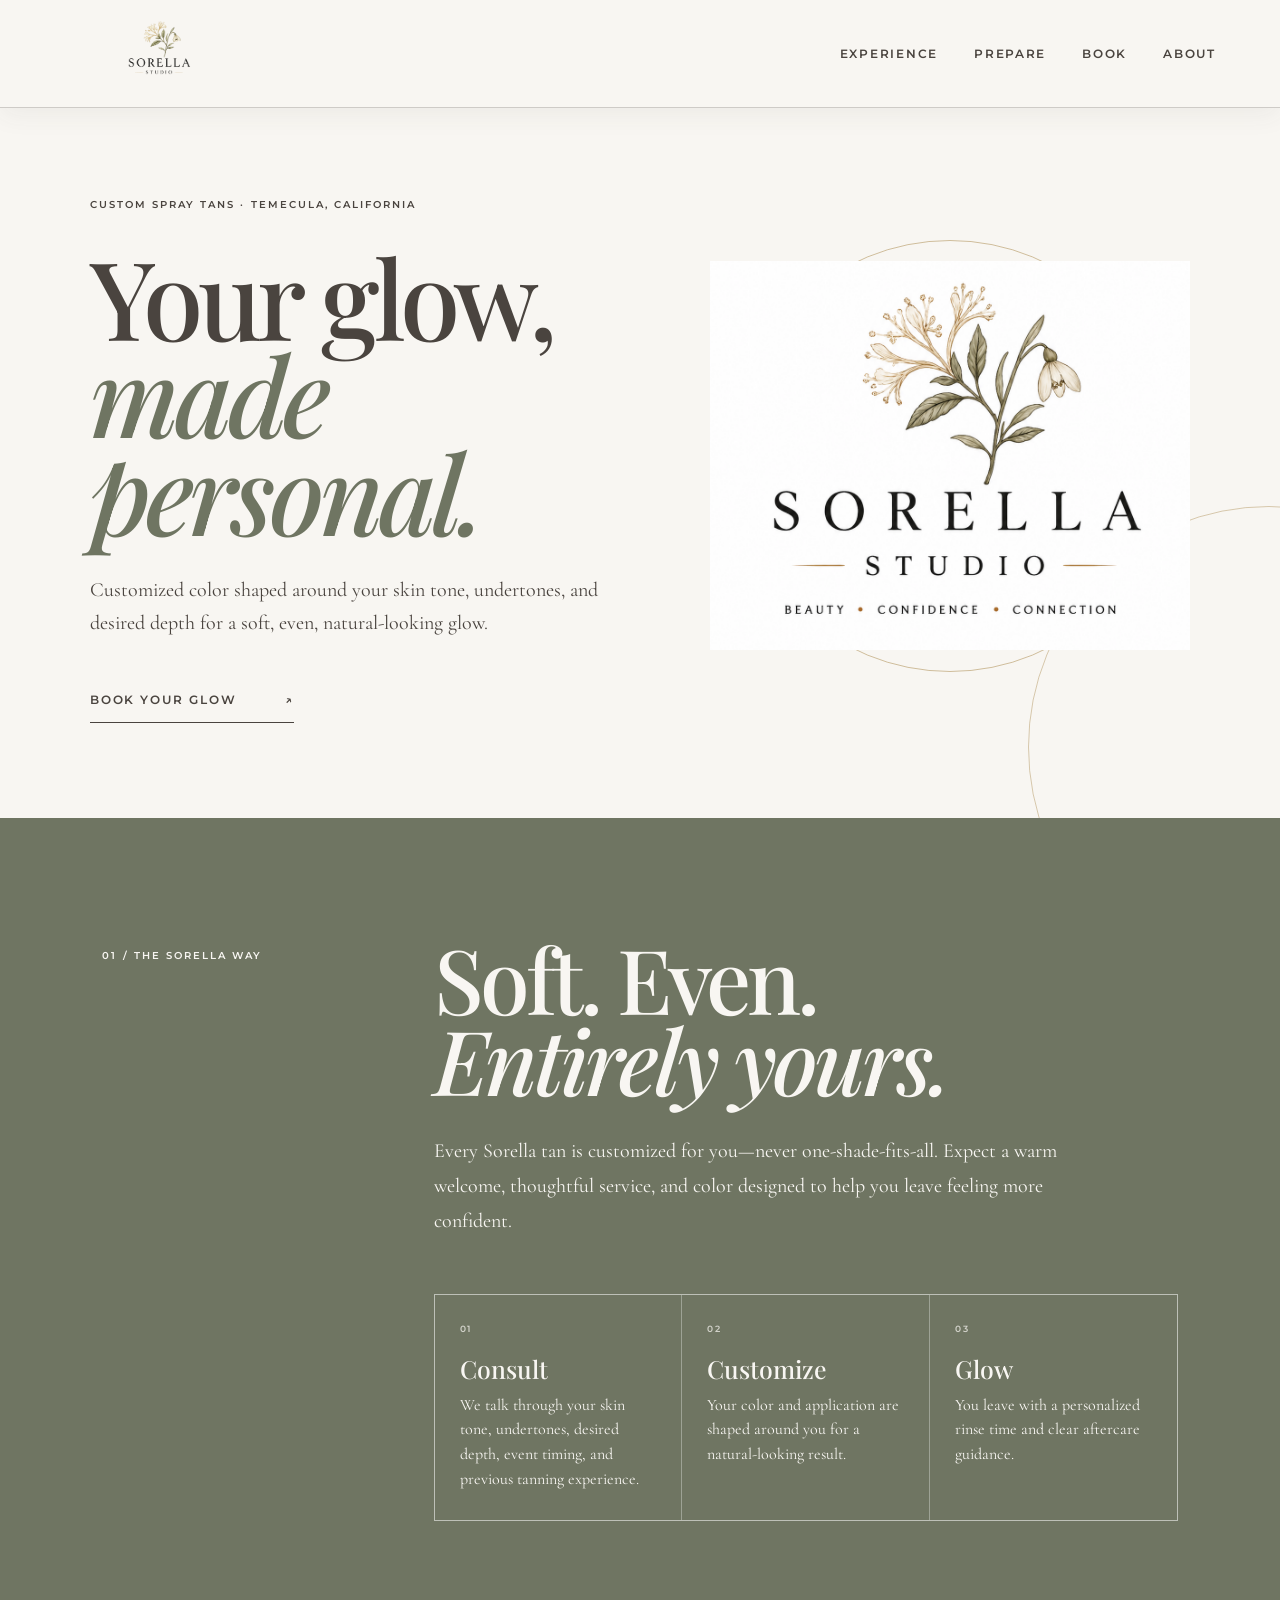
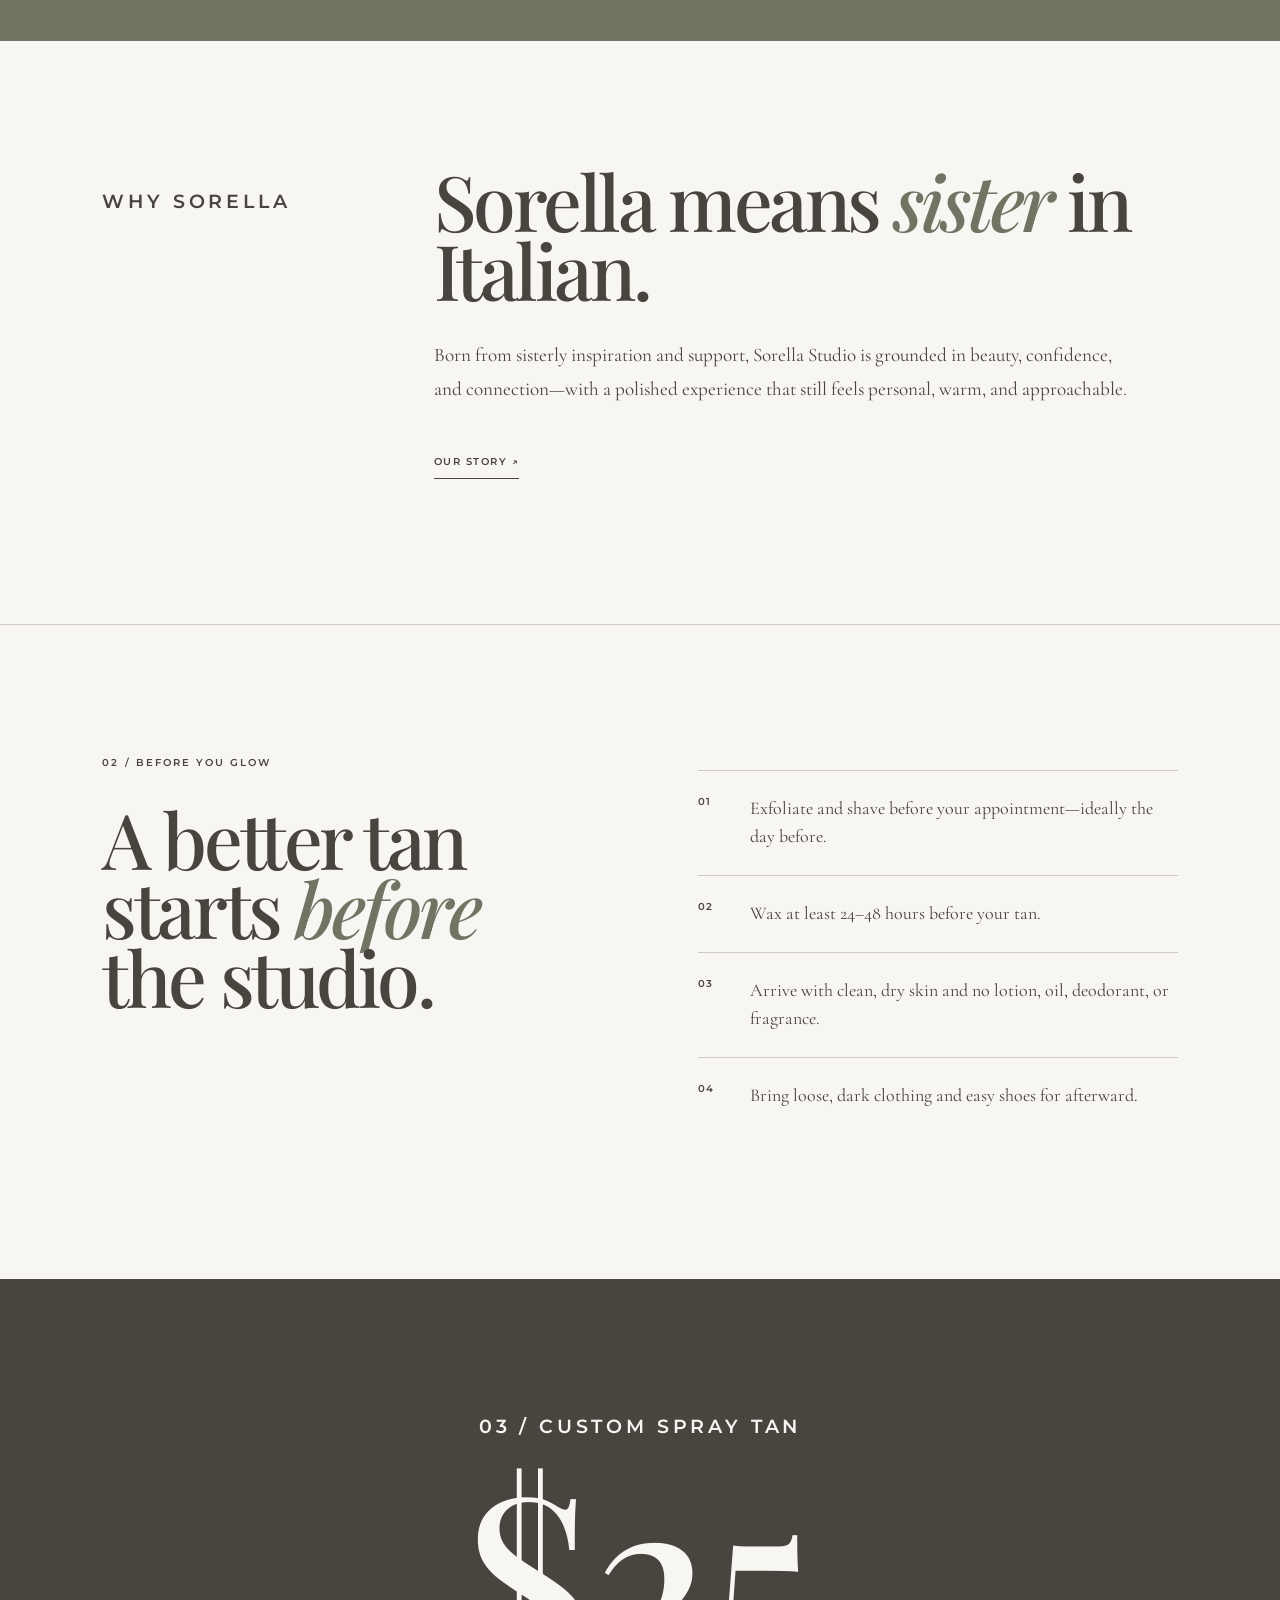
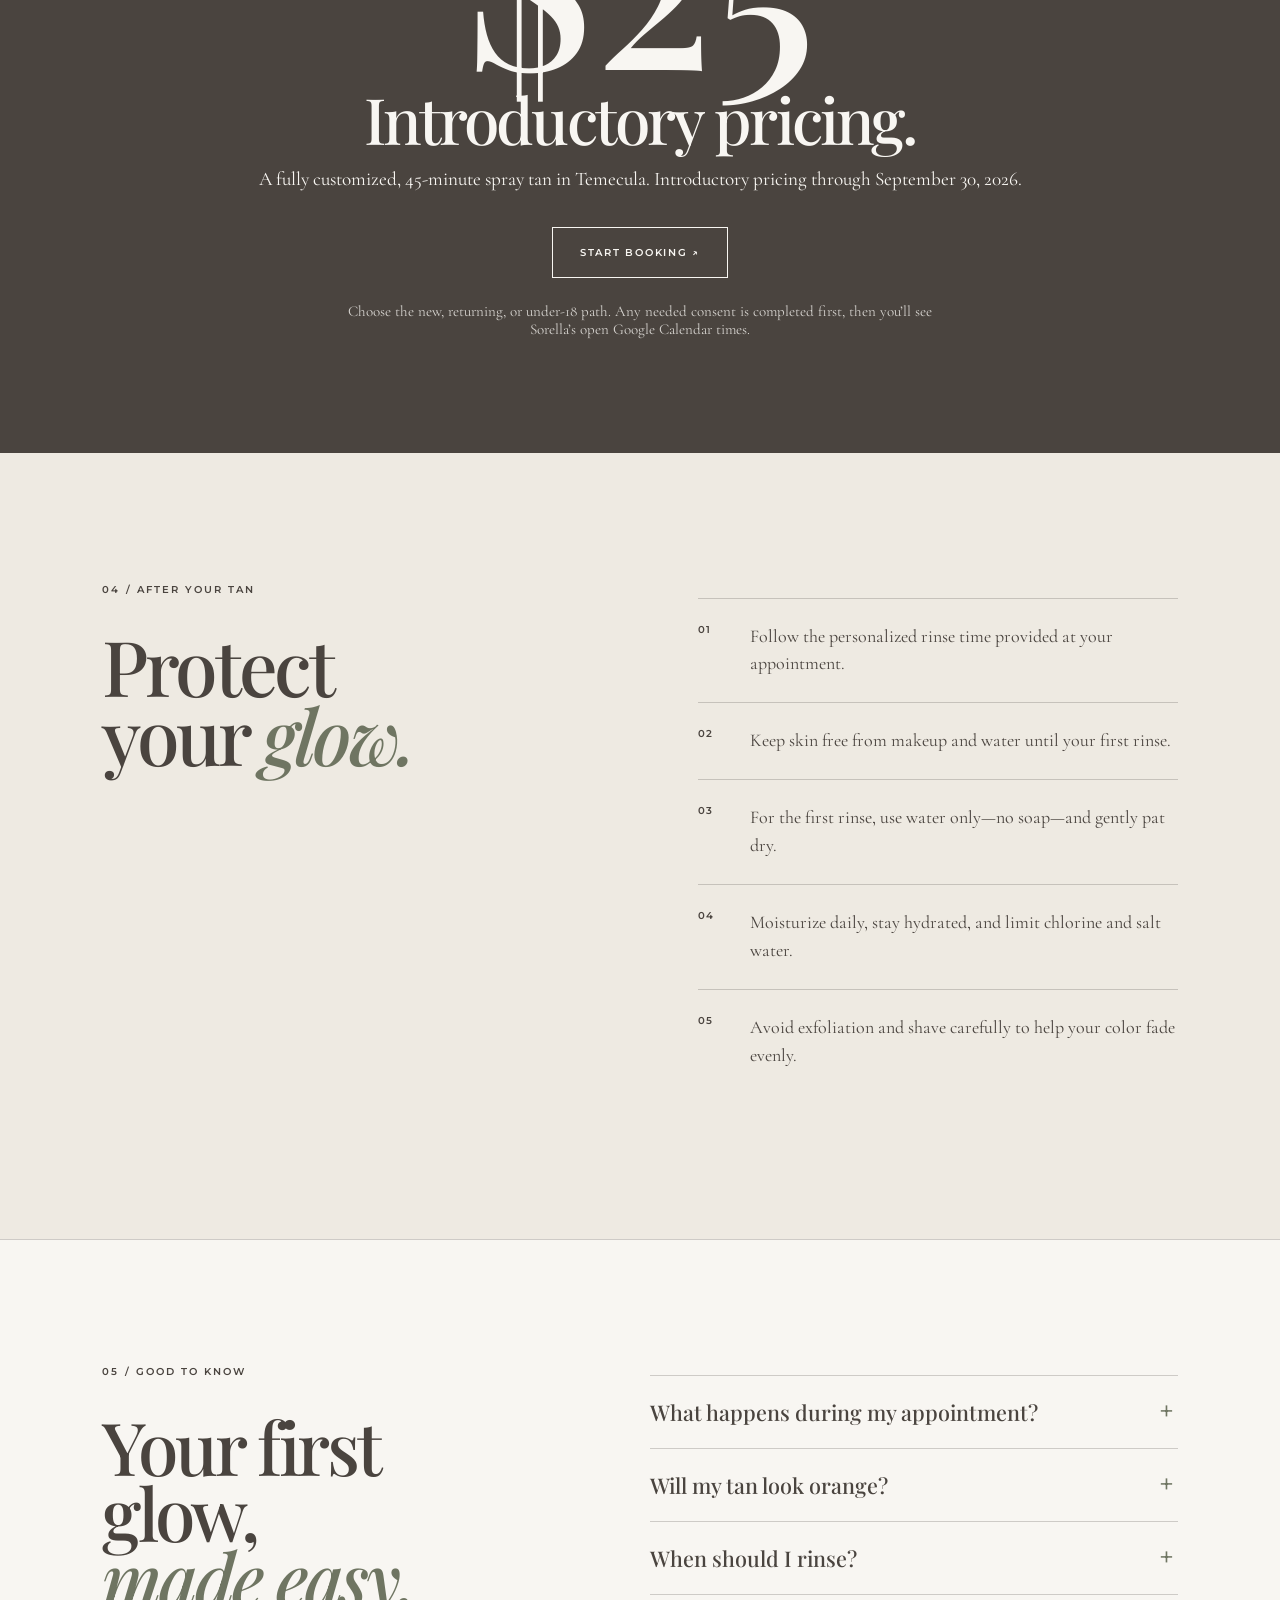
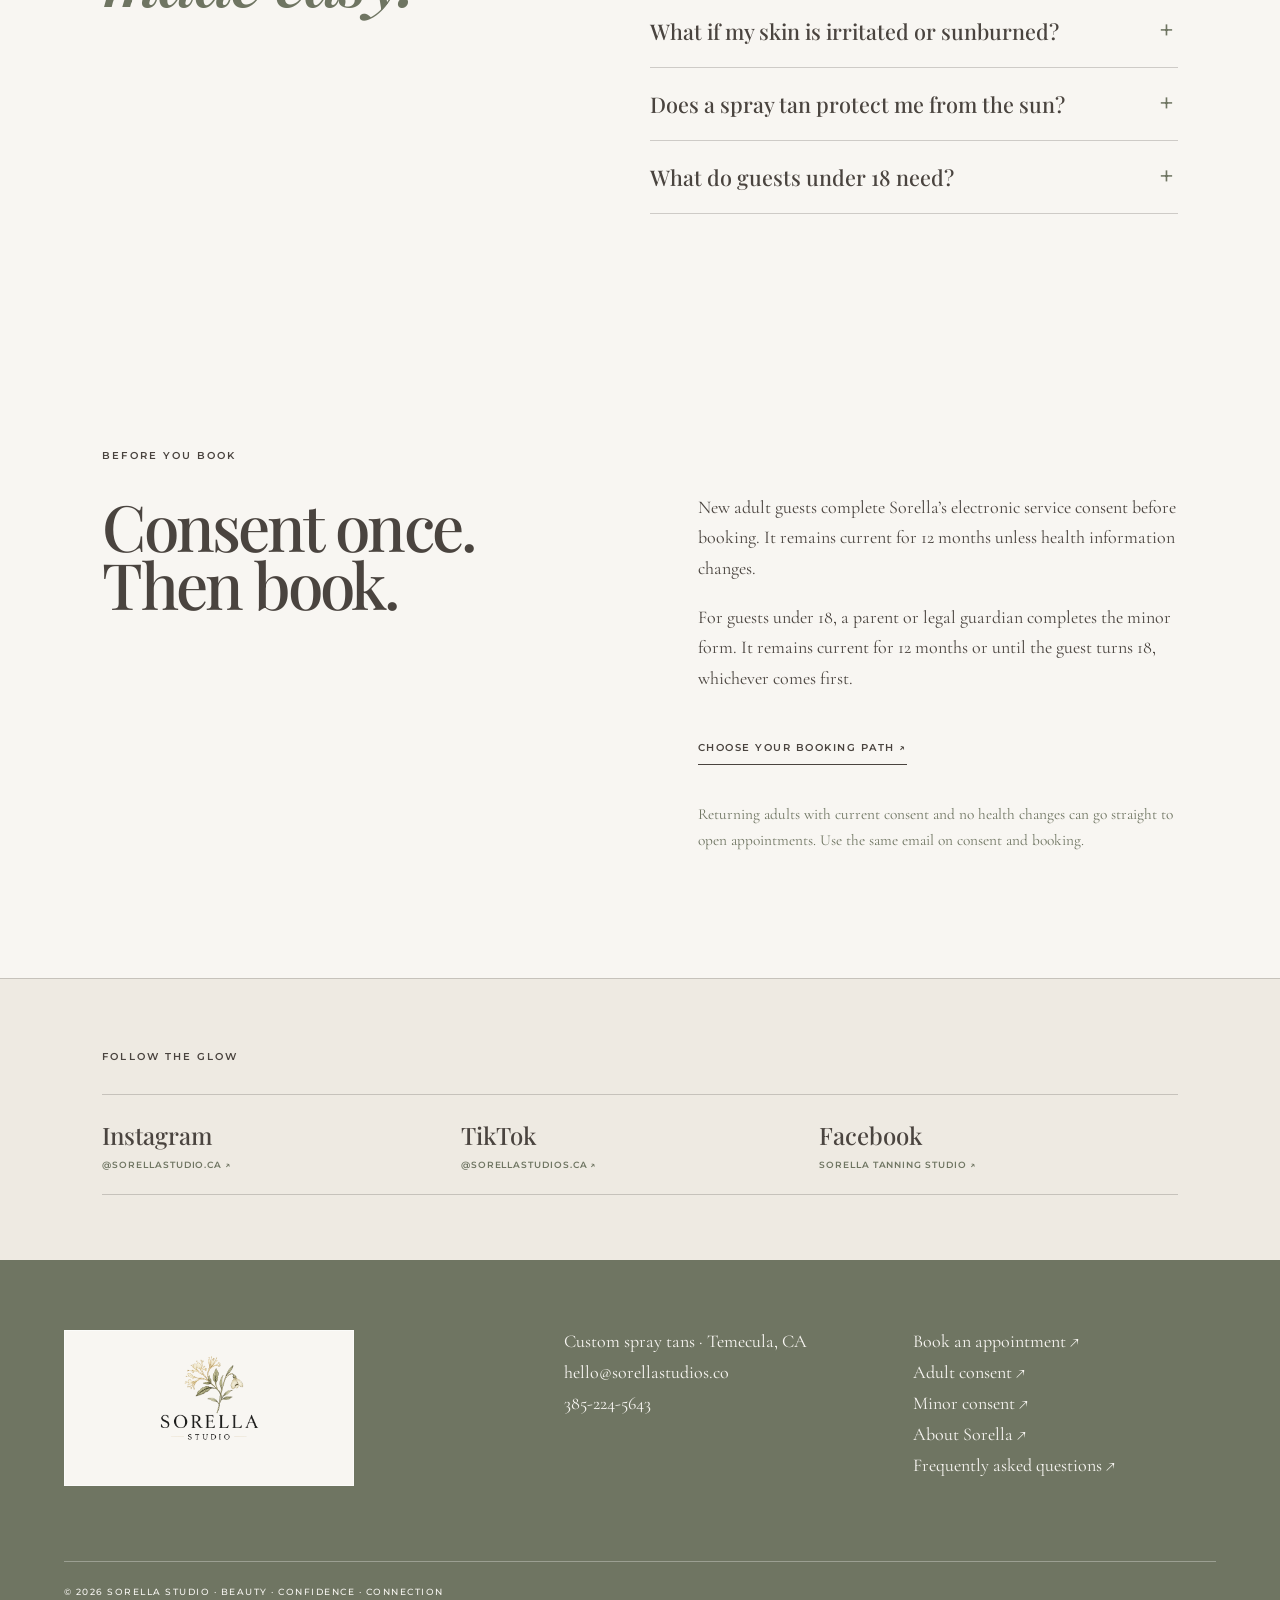
<file: index.html>
<!doctype html>
<html lang="en">
<head>
  <meta charset="utf-8">
  <meta name="viewport" content="width=device-width,initial-scale=1">
  <title>Sorella Studio | Custom Spray Tans in Temecula</title>
  <meta name="description" content="Custom spray tans tailored to your skin tone, undertones, and desired depth for a soft, even, natural glow.">
  <meta property="og:title" content="Sorella Studio | Your Glow, Made Personal">
  <meta property="og:description" content="Custom spray tans in Temecula, California.">
  <meta property="og:image" content="https://sorellastudios.co/sorella-logo.png">
  <script type="application/ld+json">{"@context":"https://schema.org","@type":"BeautySalon","name":"Sorella Studio","url":"https://sorellastudios.co/","telephone":"+1-385-224-5643","email":"hello@sorellastudios.co","description":"Customized spray tans in Temecula, California.","areaServed":{"@type":"City","name":"Temecula"},"priceRange":"$","sameAs":["https://www.instagram.com/sorellastudio.ca/","https://www.tiktok.com/@sorellastudios.ca","https://www.facebook.com/profile.php?id=61593218867321"]}</script>
  <link rel="stylesheet" href="styles.css">
</head>
<body>
  <main>
    <nav class="nav" aria-label="Main navigation">
      <a class="logo-link" href="#top" aria-label="Sorella Studio home"><img src="sorella-logo-compact.png" alt="Sorella Studio"></a>
      <div class="navlinks"><a href="#experience">Experience</a><a href="#prepare">Prepare</a><a href="book.html">Book</a><a href="about.html">About</a></div>
    </nav>

    <section class="hero" id="top">
      <div class="hero-copy">
        <p class="eyebrow">CUSTOM SPRAY TANS · TEMECULA, CALIFORNIA</p>
        <h1>Your glow,<br><em>made personal.</em></h1>
        <p class="lede">Customized color shaped around your skin tone, undertones, and desired depth for a soft, even, natural-looking glow.</p>
        <a class="button" href="book.html">BOOK YOUR GLOW <span>↗</span></a>
      </div>
      <div class="hero-mark"><img src="sorella-logo.png" alt="Sorella Studio — Beauty, Confidence, Connection"></div>
    </section>

    <section class="manifesto" id="experience">
      <p class="section-no">01 / THE SORELLA WAY</p>
      <div><h2>Soft. Even.<br><em>Entirely yours.</em></h2><p>Every Sorella tan is customized for you—never one-shade-fits-all. Expect a warm welcome, thoughtful service, and color designed to help you leave feeling more confident.</p>
        <div class="experience-steps" aria-label="The Sorella experience">
          <div><span>01</span><strong>Consult</strong><p>We talk through your skin tone, undertones, desired depth, event timing, and previous tanning experience.</p></div>
          <div><span>02</span><strong>Customize</strong><p>Your color and application are shaped around you for a natural-looking result.</p></div>
          <div><span>03</span><strong>Glow</strong><p>You leave with a personalized rinse time and clear aftercare guidance.</p></div>
        </div>
      </div>
    </section>

    <section class="story">
      <p class="section-no">WHY SORELLA</p>
      <div><h2>Sorella means <em>sister</em> in Italian.</h2><p>Born from sisterly inspiration and support, Sorella Studio is grounded in beauty, confidence, and connection—with a polished experience that still feels personal, warm, and approachable.</p><a class="text-link" href="about.html">OUR STORY ↗</a></div>
    </section>

    <section class="prepare" id="prepare">
      <div><p class="section-no">02 / BEFORE YOU GLOW</p><h2>A better tan<br>starts <em>before</em><br>the studio.</h2></div>
      <ol>
        <li><span>01</span>Exfoliate and shave before your appointment—ideally the day before.</li>
        <li><span>02</span>Wax at least 24–48 hours before your tan.</li>
        <li><span>03</span>Arrive with clean, dry skin and no lotion, oil, deodorant, or fragrance.</li>
        <li><span>04</span>Bring loose, dark clothing and easy shoes for afterward.</li>
      </ol>
    </section>

    <section class="booking" id="booking">
      <p class="section-no">03 / CUSTOM SPRAY TAN</p>
      <div class="price">$25</div>
      <h2>Introductory pricing.</h2>
      <p>A fully customized, 45-minute spray tan in Temecula. Introductory pricing through September 30, 2026.</p>
      <a class="book-now" href="book.html">START BOOKING ↗</a>
      <p class="booking-note">Choose the new, returning, or under-18 path. Any needed consent is completed first, then you’ll see Sorella’s open Google Calendar times.</p>
    </section>

    <section class="care">
      <div><p class="section-no">04 / AFTER YOUR TAN</p><h2>Protect<br>your <em>glow.</em></h2></div>
      <ol>
        <li><span>01</span>Follow the personalized rinse time provided at your appointment.</li>
        <li><span>02</span>Keep skin free from makeup and water until your first rinse.</li>
        <li><span>03</span>For the first rinse, use water only—no soap—and gently pat dry.</li>
        <li><span>04</span>Moisturize daily, stay hydrated, and limit chlorine and salt water.</li>
        <li><span>05</span>Avoid exfoliation and shave carefully to help your color fade evenly.</li>
      </ol>
    </section>

    <section class="faq" id="faq">
      <div class="faq-heading"><p class="section-no">05 / GOOD TO KNOW</p><h2>Your first glow,<br><em>made easy.</em></h2></div>
      <div class="faq-list">
        <details><summary>What happens during my appointment?</summary><p>Your 45-minute booking includes a consultation, customized color selection, application, and time to dry down before you dress.</p></details>
        <details><summary>Will my tan look orange?</summary><p>Your color is tailored to your skin tone, undertones, and preferred depth. The goal is a soft, even, natural-looking result—not one shade for everyone.</p></details>
        <details><summary>When should I rinse?</summary><p>Plan for an 8–12 hour first-rinse window unless Sorella gives you a different personalized time at your appointment. Use water only for that first rinse, then gently pat dry.</p></details>
        <details><summary>What if my skin is irritated or sunburned?</summary><p>Please contact Sorella before your appointment if you have a rash, irritation, open wounds, severe sunburn, allergies, respiratory sensitivity, or another skin concern.</p></details>
        <details><summary>Does a spray tan protect me from the sun?</summary><p>No. A spray tan does not contain sunscreen or protect against sunburn. Continue using a broad-spectrum sunscreen as directed.</p></details>
        <details><summary>What do guests under 18 need?</summary><p>A parent or legal guardian must complete the online minor-consent form before the appointment. The guardian does not need to be physically present.</p></details>
      </div>
    </section>

    <section class="consent">
      <div><p class="section-no">BEFORE YOU BOOK</p><h2>Consent once.<br>Then book.</h2></div>
      <div class="consent-copy">
        <p>New adult guests complete Sorella’s electronic service consent before booking. It remains current for 12 months unless health information changes.</p>
        <p>For guests under 18, a parent or legal guardian completes the minor form. It remains current for 12 months or until the guest turns 18, whichever comes first.</p>
        <a class="text-link" href="book.html">CHOOSE YOUR BOOKING PATH ↗</a>
        <p class="adult-note">Returning adults with current consent and no health changes can go straight to open appointments. Use the same email on consent and booking.</p>
      </div>
    </section>

    <section class="socials" aria-label="Sorella Studio social media">
      <p class="section-no">FOLLOW THE GLOW</p>
      <div><a href="https://www.instagram.com/sorellastudio.ca/" target="_blank" rel="noreferrer">Instagram <span>@sorellastudio.ca ↗</span></a><a href="https://www.tiktok.com/@sorellastudios.ca" target="_blank" rel="noreferrer">TikTok <span>@sorellastudios.ca ↗</span></a><a href="https://www.facebook.com/profile.php?id=61593218867321" target="_blank" rel="noreferrer">Facebook <span>Sorella Tanning Studio ↗</span></a></div>
    </section>

    <footer>
      <a class="footer-logo-card" href="#top" aria-label="Back to the top"><img class="footer-logo" src="sorella-logo-compact.png" alt="Sorella Studio"></a>
      <div><p>Custom spray tans · Temecula, CA</p><a href="mailto:hello@sorellastudios.co">hello@sorellastudios.co</a><a href="tel:+13852245643">385-224-5643</a></div>
      <div><a href="book.html">Book an appointment ↗</a><a href="https://form.jotform.com/262337953094060" target="_blank" rel="noreferrer">Adult consent ↗</a><a href="https://form.jotform.com/262334414962053" target="_blank" rel="noreferrer">Minor consent ↗</a><a href="about.html">About Sorella ↗</a><a href="#faq">Frequently asked questions ↗</a></div>
      <span>© 2026 SORELLA STUDIO · BEAUTY · CONFIDENCE · CONNECTION</span>
    </footer>
  </main>
</body>
</html>
</file>
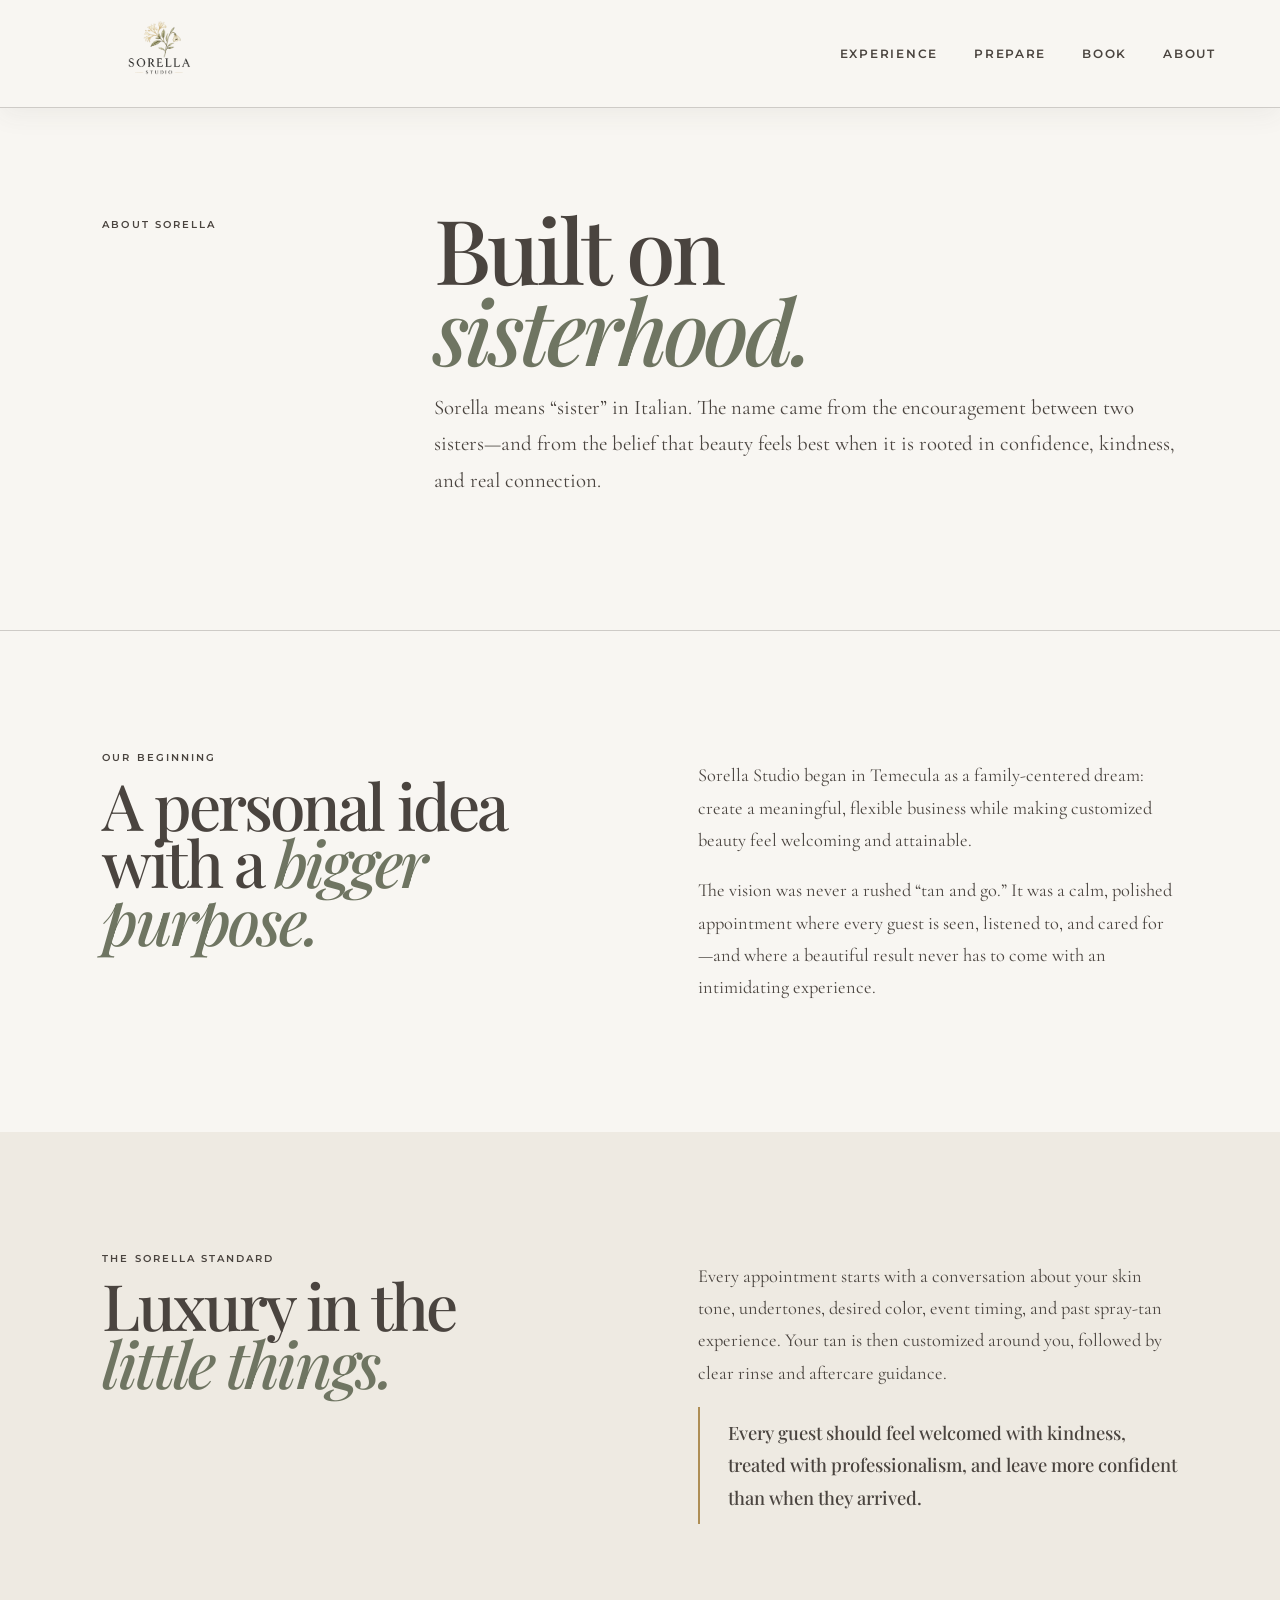
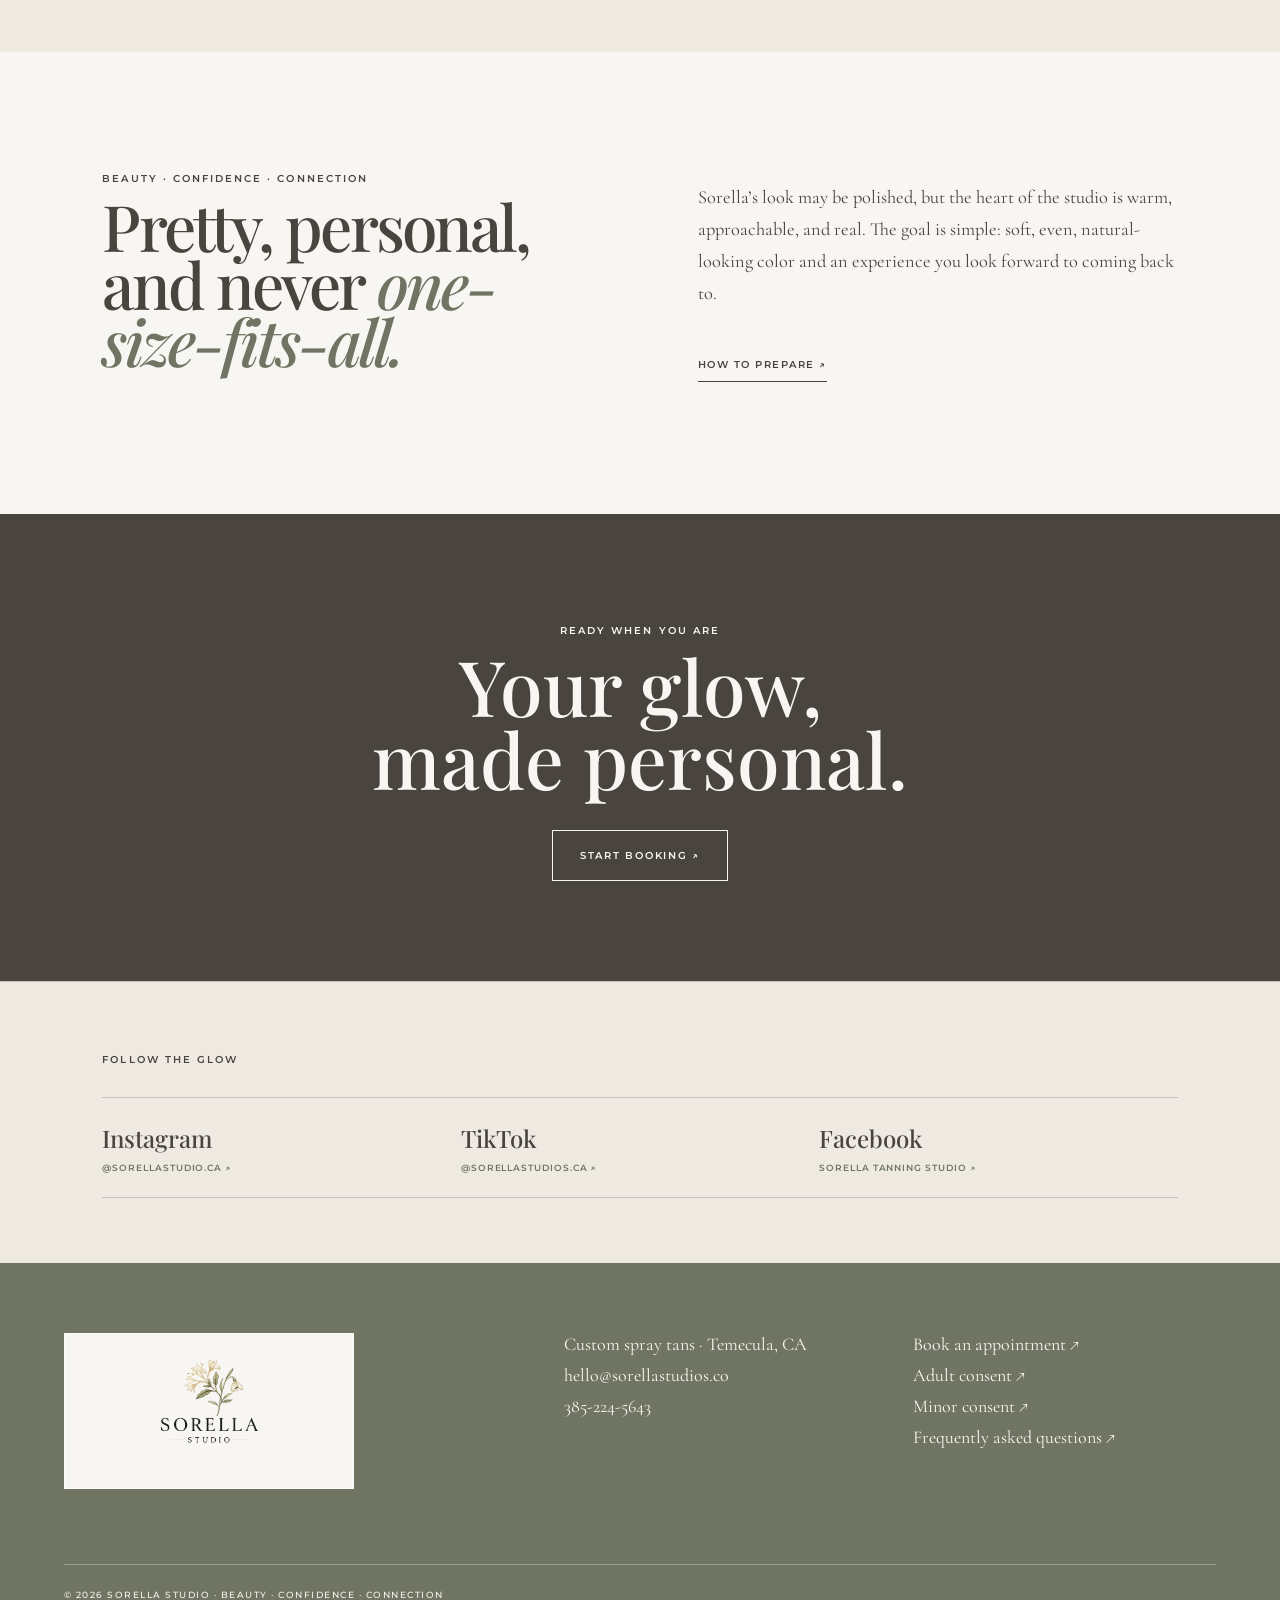
<file: about.html>
<!doctype html>
<html lang="en">
<head>
  <meta charset="utf-8">
  <meta name="viewport" content="width=device-width,initial-scale=1">
  <title>About Sorella Studio | Temecula Spray Tans</title>
  <meta name="description" content="Meet the story and promise behind Sorella Studio, a warm, personalized custom spray-tan studio in Temecula, California.">
  <meta property="og:title" content="About Sorella Studio">
  <meta property="og:description" content="Beauty, confidence, and connection—made personal in Temecula, California.">
  <meta property="og:image" content="https://sorellastudios.co/sorella-logo.png">
  <link rel="stylesheet" href="styles.css">
</head>
<body>
  <main>
    <nav class="nav" aria-label="Main navigation">
      <a class="logo-link" href="index.html#top" aria-label="Sorella Studio home"><img src="sorella-logo-compact.png" alt="Sorella Studio"></a>
      <div class="navlinks"><a href="index.html#experience">Experience</a><a href="index.html#prepare">Prepare</a><a href="book.html">Book</a><a href="about.html" aria-current="page">About</a></div>
    </nav>

    <section class="about-hero">
      <p class="section-no">ABOUT SORELLA</p>
      <div><h1>Built on<br><em>sisterhood.</em></h1><p>Sorella means “sister” in Italian. The name came from the encouragement between two sisters—and from the belief that beauty feels best when it is rooted in confidence, kindness, and real connection.</p></div>
    </section>

    <section class="about-block">
      <div><p class="section-no">OUR BEGINNING</p><h2>A personal idea<br>with a <em>bigger purpose.</em></h2></div>
      <div class="about-copy"><p>Sorella Studio began in Temecula as a family-centered dream: create a meaningful, flexible business while making customized beauty feel welcoming and attainable.</p><p>The vision was never a rushed “tan and go.” It was a calm, polished appointment where every guest is seen, listened to, and cared for—and where a beautiful result never has to come with an intimidating experience.</p></div>
    </section>

    <section class="about-block alt">
      <div><p class="section-no">THE SORELLA STANDARD</p><h2>Luxury in the<br><em>little things.</em></h2></div>
      <div class="about-copy"><p>Every appointment starts with a conversation about your skin tone, undertones, desired color, event timing, and past spray-tan experience. Your tan is then customized around you, followed by clear rinse and aftercare guidance.</p><p class="promise">Every guest should feel welcomed with kindness, treated with professionalism, and leave more confident than when they arrived.</p></div>
    </section>

    <section class="about-block">
      <div><p class="section-no">BEAUTY · CONFIDENCE · CONNECTION</p><h2>Pretty, personal,<br>and never <em>one-size-fits-all.</em></h2></div>
      <div class="about-copy"><p>Sorella’s look may be polished, but the heart of the studio is warm, approachable, and real. The goal is simple: soft, even, natural-looking color and an experience you look forward to coming back to.</p><a class="text-link" href="index.html#prepare">HOW TO PREPARE ↗</a></div>
    </section>

    <section class="about-cta"><p class="section-no">READY WHEN YOU ARE</p><h2>Your glow,<br>made personal.</h2><a class="book-now" href="book.html">START BOOKING ↗</a></section>

    <section class="socials" aria-label="Sorella Studio social media">
      <p class="section-no">FOLLOW THE GLOW</p>
      <div><a href="https://www.instagram.com/sorellastudio.ca/" target="_blank" rel="noreferrer">Instagram <span>@sorellastudio.ca ↗</span></a><a href="https://www.tiktok.com/@sorellastudios.ca" target="_blank" rel="noreferrer">TikTok <span>@sorellastudios.ca ↗</span></a><a href="https://www.facebook.com/profile.php?id=61593218867321" target="_blank" rel="noreferrer">Facebook <span>Sorella Tanning Studio ↗</span></a></div>
    </section>

    <footer>
      <a class="footer-logo-card" href="index.html#top" aria-label="Sorella Studio home"><img class="footer-logo" src="sorella-logo-compact.png" alt="Sorella Studio"></a>
      <div><p>Custom spray tans · Temecula, CA</p><a href="mailto:hello@sorellastudios.co">hello@sorellastudios.co</a><a href="tel:+13852245643">385-224-5643</a></div>
      <div><a href="book.html">Book an appointment ↗</a><a href="https://form.jotform.com/262337953094060" target="_blank" rel="noreferrer">Adult consent ↗</a><a href="https://form.jotform.com/262334414962053" target="_blank" rel="noreferrer">Minor consent ↗</a><a href="index.html#faq">Frequently asked questions ↗</a></div>
      <span>© 2026 SORELLA STUDIO · BEAUTY · CONFIDENCE · CONNECTION</span>
    </footer>
  </main>
</body>
</html>
</file>
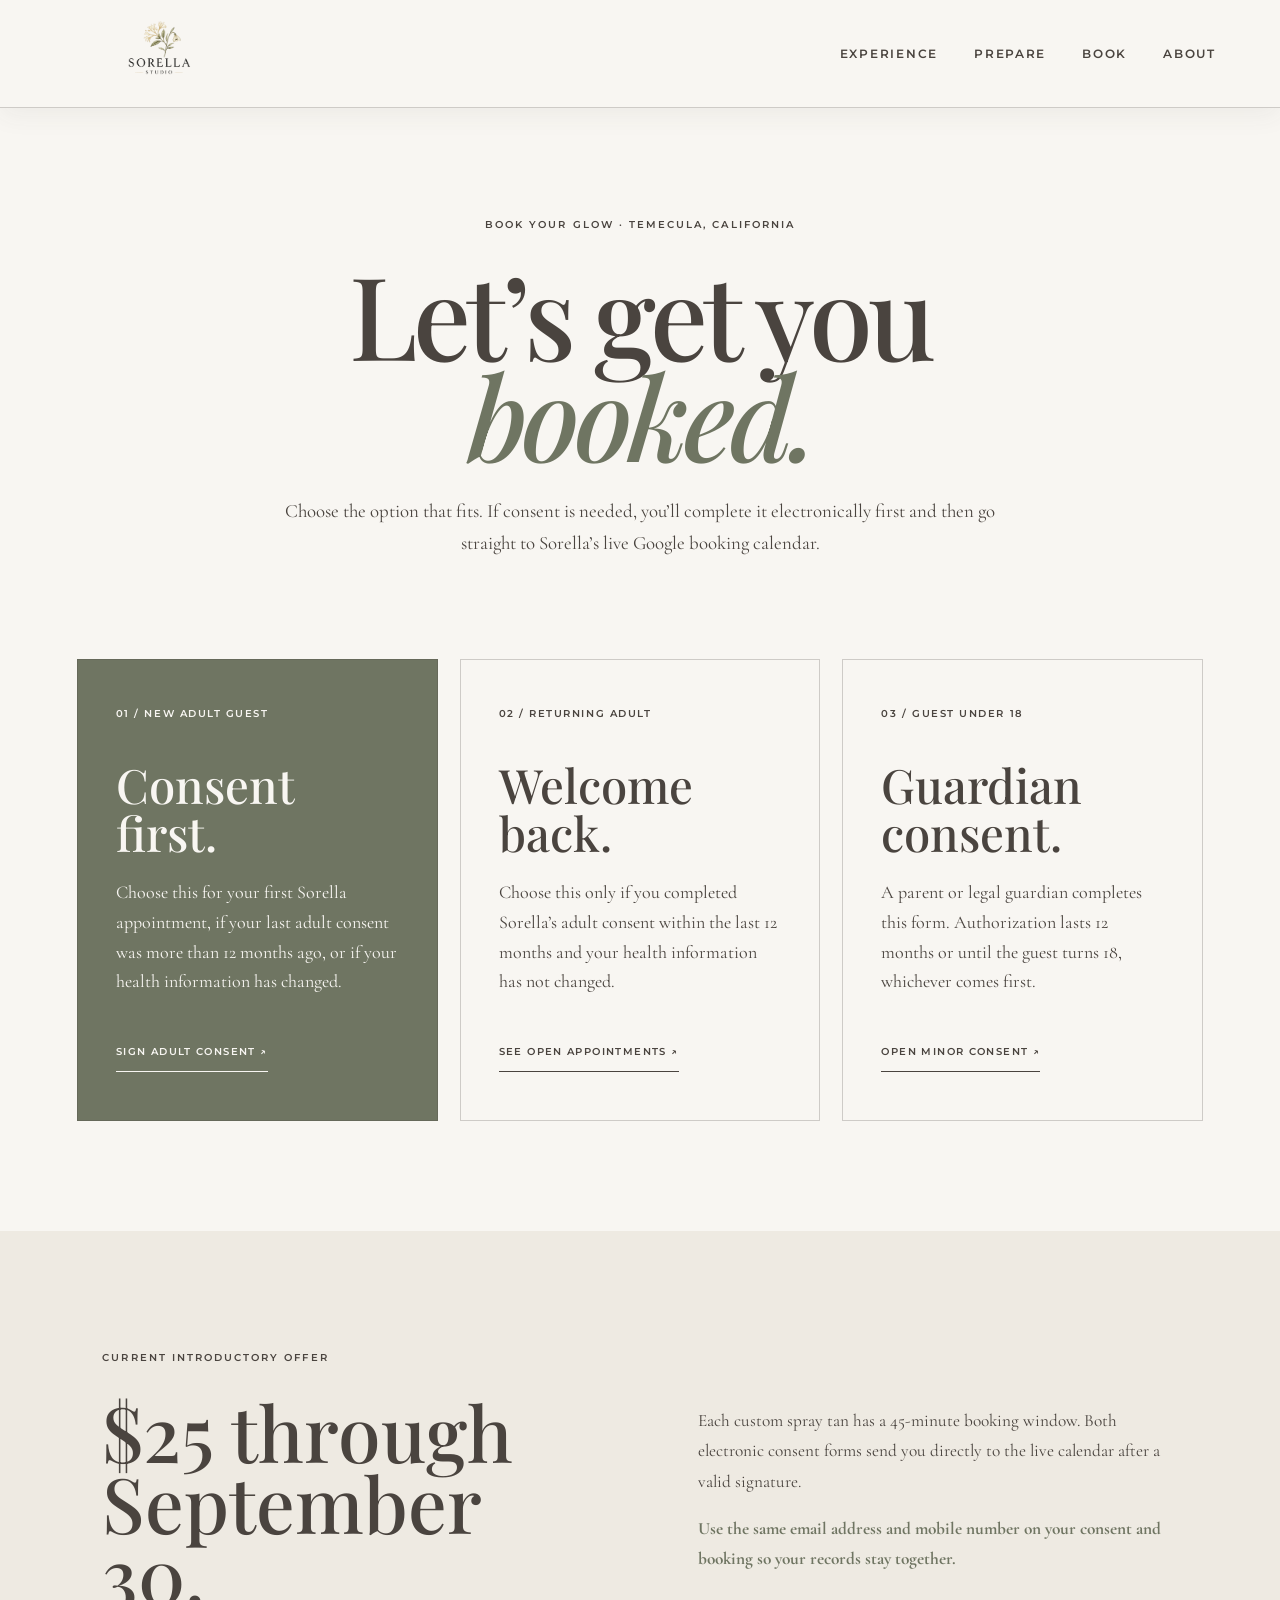
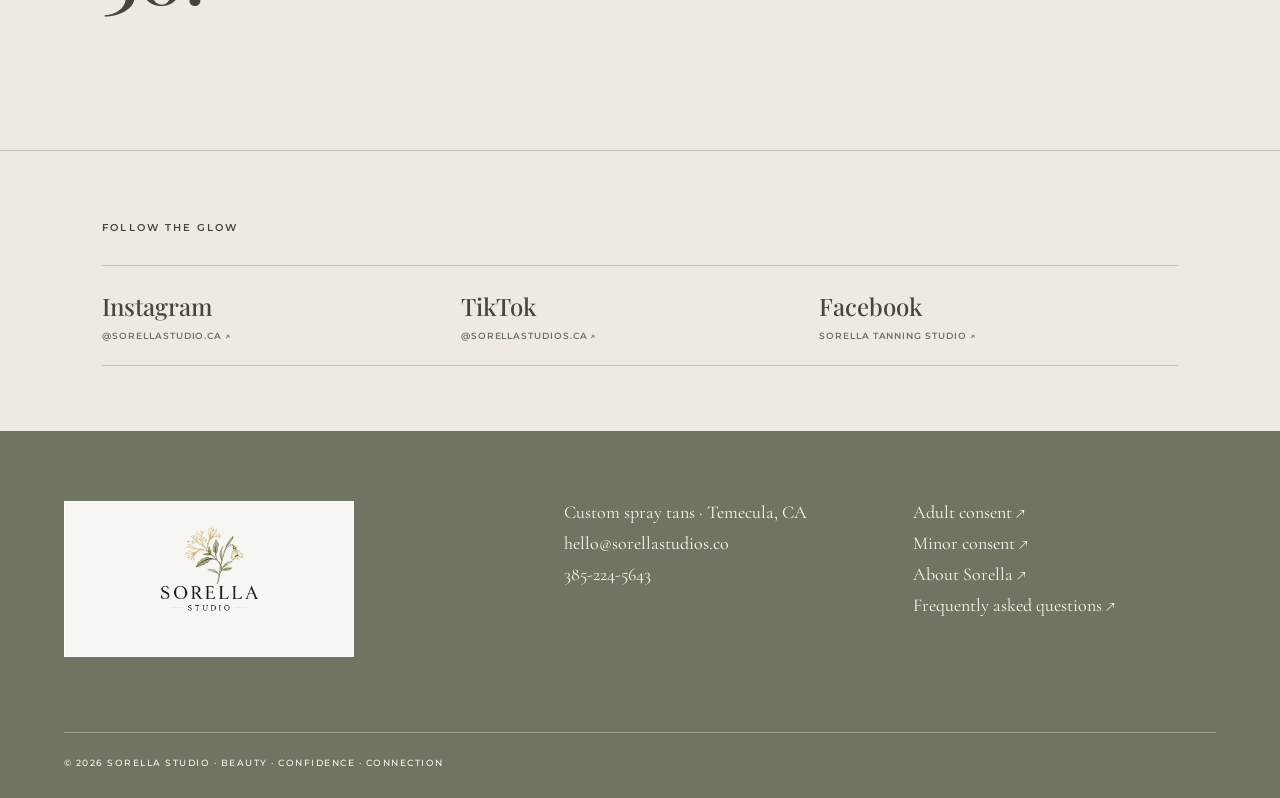
<file: book.html>
<!doctype html>
<html lang="en">
<head>
  <meta charset="utf-8">
  <meta name="viewport" content="width=device-width,initial-scale=1">
  <title>Book a Custom Spray Tan | Sorella Studio Temecula</title>
  <meta name="description" content="Choose the right consent and booking path for a custom Sorella Studio spray tan in Temecula, California.">
  <link rel="stylesheet" href="styles.css">
</head>
<body>
  <main>
    <nav class="nav" aria-label="Main navigation">
      <a class="logo-link" href="index.html#top" aria-label="Sorella Studio home"><img src="sorella-logo-compact.png" alt="Sorella Studio"></a>
      <div class="navlinks"><a href="index.html#experience">Experience</a><a href="index.html#prepare">Prepare</a><a href="book.html" aria-current="page">Book</a><a href="about.html">About</a></div>
    </nav>
    <section class="booking-guide" id="top">
      <p class="eyebrow">BOOK YOUR GLOW · TEMECULA, CALIFORNIA</p>
      <h1>Let’s get you<br><em>booked.</em></h1>
      <p>Choose the option that fits. If consent is needed, you’ll complete it electronically first and then go straight to Sorella’s live Google booking calendar.</p>
    </section>
    <section class="booking-options" aria-label="Choose a booking path">
      <article class="booking-card booking-card--accent"><span>01 / NEW ADULT GUEST</span><h2>Consent first.</h2><p>Choose this for your first Sorella appointment, if your last adult consent was more than 12 months ago, or if your health information has changed.</p><a class="booking-path" href="https://form.jotform.com/262337953094060" target="_blank" rel="noreferrer">SIGN ADULT CONSENT ↗</a></article>
      <article class="booking-card"><span>02 / RETURNING ADULT</span><h2>Welcome back.</h2><p>Choose this only if you completed Sorella’s adult consent within the last 12 months and your health information has not changed.</p><a class="booking-path" href="https://calendar.app.google/5FwkDNFays5CYyWGA" target="_blank" rel="noreferrer">SEE OPEN APPOINTMENTS ↗</a></article>
      <article class="booking-card"><span>03 / GUEST UNDER 18</span><h2>Guardian consent.</h2><p>A parent or legal guardian completes this form. Authorization lasts 12 months or until the guest turns 18, whichever comes first.</p><a class="booking-path" href="https://form.jotform.com/262334414962053" target="_blank" rel="noreferrer">OPEN MINOR CONSENT ↗</a></article>
    </section>
    <section class="booking-promise">
      <div><p class="section-no">CURRENT INTRODUCTORY OFFER</p><h2>$25 through<br>September 30.</h2></div>
      <div><p>Each custom spray tan has a 45-minute booking window. Both electronic consent forms send you directly to the live calendar after a valid signature.</p><p><strong>Use the same email address and mobile number on your consent and booking so your records stay together.</strong></p></div>
    </section>
    <section class="socials" aria-label="Sorella Studio social media"><p class="section-no">FOLLOW THE GLOW</p><div><a href="https://www.instagram.com/sorellastudio.ca/" target="_blank" rel="noreferrer">Instagram <span>@sorellastudio.ca ↗</span></a><a href="https://www.tiktok.com/@sorellastudios.ca" target="_blank" rel="noreferrer">TikTok <span>@sorellastudios.ca ↗</span></a><a href="https://www.facebook.com/profile.php?id=61593218867321" target="_blank" rel="noreferrer">Facebook <span>Sorella Tanning Studio ↗</span></a></div></section>
    <footer>
      <a class="footer-logo-card" href="index.html#top" aria-label="Sorella Studio home"><img class="footer-logo" src="sorella-logo-compact.png" alt="Sorella Studio"></a>
      <div><p>Custom spray tans · Temecula, CA</p><a href="mailto:hello@sorellastudios.co">hello@sorellastudios.co</a><a href="tel:+13852245643">385-224-5643</a></div>
      <div><a href="https://form.jotform.com/262337953094060" target="_blank" rel="noreferrer">Adult consent ↗</a><a href="https://form.jotform.com/262334414962053" target="_blank" rel="noreferrer">Minor consent ↗</a><a href="about.html">About Sorella ↗</a><a href="index.html#faq">Frequently asked questions ↗</a></div>
      <span>© 2026 SORELLA STUDIO · BEAUTY · CONFIDENCE · CONNECTION</span>
    </footer>
  </main>
</body>
</html>
</file>
<file: styles.css>
@import url('https://fonts.googleapis.com/css2?family=Cormorant+Garamond:ital,wght@0,500;0,600;1,500&family=Montserrat:wght@400;500;600&family=Playfair+Display:ital,wght@0,500;1,500&display=swap');
:root{--cream:#f8f6f2;--paper:#eeeae2;--ink:#4a443f;--olive:#6f7562;--gold:#ae8e55;--line:rgba(74,68,63,.24)}
*{box-sizing:border-box}html{scroll-behavior:smooth;scroll-padding-top:125px}body{margin:0;background:var(--cream);color:var(--ink);font-family:'Cormorant Garamond',serif;font-size:18px}a{color:inherit;text-decoration:none}.section-no,.eyebrow{font:600 .64rem/1.4 'Montserrat',sans-serif;letter-spacing:.2em;text-transform:uppercase}
.nav{min-height:108px;padding:10px 5vw;display:flex;align-items:center;justify-content:space-between;border-bottom:1px solid var(--line);background:rgba(248,246,242,.97);position:sticky;top:0;width:100%;z-index:1000;box-shadow:0 8px 24px rgba(74,68,63,.06);backdrop-filter:blur(12px)}.logo-link{width:190px;height:82px;display:flex;align-items:center}.logo-link img{width:100%;height:100%;object-fit:contain}.navlinks{display:flex;align-items:center;gap:2.25rem;text-transform:uppercase;font:600 .78rem 'Montserrat',sans-serif;letter-spacing:.14em}.navlinks a{padding:18px 0;border-bottom:1px solid transparent}.navlinks a,.text-link,footer a{transition:color .2s,border-color .2s}.navlinks a:hover,.navlinks a:focus-visible,.text-link:hover,.text-link:focus-visible,footer a:hover,footer a:focus-visible{color:var(--gold);border-color:currentColor}a:focus-visible,summary:focus-visible{outline:2px solid var(--gold);outline-offset:5px}
.hero{min-height:680px;padding:80px 7vw 95px;display:grid;grid-template-columns:1.15fr .85fr;align-items:center;gap:7vw;position:relative;overflow:hidden}.hero:after{content:"";position:absolute;width:480px;height:480px;border:1px solid rgba(174,142,85,.45);border-radius:50%;right:-230px;bottom:-170px}.hero h1,.manifesto h2,.story h2,.prepare h2,.booking h2,.care h2,.consent h2,.faq h2,.about-hero h1,.about-block h2{font:500 clamp(4rem,8.5vw,7.7rem)/.9 'Playfair Display',serif;letter-spacing:-.045em;margin:34px 0}.hero h1 em,.manifesto h2 em,.story h2 em,.prepare h2 em,.care h2 em,.faq h2 em,.about-hero h1 em,.about-block h2 em{font-weight:500;color:var(--olive)}.lede{max-width:590px;font-size:1.25rem;line-height:1.65;margin:0 0 38px}.button{display:inline-flex;gap:48px;border-bottom:1px solid var(--ink);padding:15px 0;font:600 .72rem 'Montserrat',sans-serif;letter-spacing:.17em}.hero-mark{display:grid;place-items:center;position:relative;z-index:1}.hero-mark:before{content:"";position:absolute;width:min(35vw,430px);height:min(35vw,430px);border:1px solid var(--gold);border-radius:50%;opacity:.55}.hero-mark img{width:min(38vw,480px);height:auto;position:relative;z-index:1}
.manifesto{background:var(--olive);color:var(--cream);padding:120px 8vw;display:grid;grid-template-columns:.65fr 2fr;gap:7vw}.manifesto h2{font-size:clamp(3.8rem,7vw,6.9rem);margin-top:0}.manifesto h2 em{color:var(--cream)}.manifesto>div>p{max-width:690px;font-size:1.25rem;line-height:1.75}.experience-steps{display:grid;grid-template-columns:repeat(3,1fr);gap:1px;margin-top:55px;border:1px solid rgba(255,255,255,.32);background:rgba(255,255,255,.32)}.experience-steps>div{padding:28px 25px;background:var(--olive)}.experience-steps span{display:block;font:600 .58rem 'Montserrat',sans-serif;letter-spacing:.18em;opacity:.72}.experience-steps strong{display:block;margin:18px 0 8px;font:500 1.55rem 'Playfair Display',serif}.experience-steps p{margin:0!important;font-size:1rem!important;line-height:1.55!important}.story{padding:125px 8vw;display:grid;grid-template-columns:.65fr 2fr;gap:7vw;border-bottom:1px solid var(--line)}.story h2{font-size:clamp(3.5rem,6vw,6rem);margin:0 0 35px}.story p{max-width:700px;font-size:1.2rem;line-height:1.75}
.prepare,.care{padding:120px 8vw;display:grid;grid-template-columns:1fr 1fr;gap:9vw}.prepare h2,.care h2{font-size:clamp(3.5rem,6vw,5.9rem)}ol{list-style:none;margin:0;padding:25px 0}li{display:grid;grid-template-columns:52px 1fr;padding:24px 0;border-top:1px solid var(--line);line-height:1.55}li span{font:600 .62rem 'Montserrat',sans-serif;letter-spacing:.14em}.care{background:var(--paper)}
.booking{background:var(--ink);color:var(--cream);padding:115px 8vw;text-align:center}.price{font:500 clamp(8rem,19vw,15rem)/.85 'Playfair Display',serif;color:var(--cream);margin-top:28px}.booking h2{font-size:clamp(2.8rem,5vw,4.8rem);margin:18px 0}.booking>p{font-size:1.2rem}.book-now{display:block;width:max-content;margin:36px auto 0;padding:18px 27px;border:1px solid var(--cream);font:600 .64rem 'Montserrat',sans-serif;letter-spacing:.17em;transition:.2s}.book-now:hover{background:var(--cream);color:var(--ink)}.booking-note{max-width:620px;margin:24px auto 0!important;font-size:.94rem!important;opacity:.8}
.consent{padding:110px 8vw;display:grid;grid-template-columns:1fr 1fr;gap:9vw}.consent h2{font-size:clamp(3.3rem,5vw,5rem)}.consent-copy{padding-top:35px}.consent-copy p{line-height:1.7}.text-link{display:inline-block;margin:20px 0;border-bottom:1px solid;padding:10px 0;font:600 .63rem 'Montserrat',sans-serif;letter-spacing:.15em}.adult-note{font-size:.96rem;color:var(--olive)}
.faq{padding:115px 8vw;background:var(--cream);display:grid;grid-template-columns:.9fr 1.1fr;gap:9vw;border-top:1px solid var(--line)}.faq h2{font-size:clamp(3.4rem,5.7vw,5.8rem)}.faq-list{padding-top:20px}.faq details{border-top:1px solid var(--line);padding:22px 0}.faq details:last-child{border-bottom:1px solid var(--line)}.faq summary{cursor:pointer;list-style:none;font:500 1.35rem/1.3 'Playfair Display',serif;padding-right:35px;position:relative}.faq summary::-webkit-details-marker{display:none}.faq summary:after{content:"+";position:absolute;right:4px;top:-3px;font:400 1.6rem 'Montserrat',sans-serif;color:var(--olive)}.faq details[open] summary:after{content:"–"}.faq details p{max-width:650px;line-height:1.7;margin:18px 35px 3px 0}
.socials{padding:60px 8vw 65px;border-top:1px solid var(--line);background:var(--paper)}.socials>div{display:grid;grid-template-columns:repeat(3,1fr);margin-top:30px;border-top:1px solid var(--line)}.socials a{display:flex;flex-direction:column;gap:8px;padding:24px 20px 24px 0;border-bottom:1px solid var(--line);font:500 1.5rem 'Playfair Display',serif}.socials a span{font:600 .58rem 'Montserrat',sans-serif;letter-spacing:.1em;text-transform:uppercase;color:var(--olive)}
footer{background:var(--olive);color:var(--cream);padding:70px 5vw 30px;display:grid;grid-template-columns:1.5fr 1fr 1fr;gap:45px;align-items:start}.footer-logo-card{width:min(290px,100%);min-height:155px;display:grid;place-items:center;background:var(--cream);padding:12px 18px;border:1px solid rgba(255,255,255,.55)}.footer-logo{display:block;width:100%;height:130px;object-fit:contain;filter:none;opacity:1}footer div{display:flex;flex-direction:column;gap:9px}footer p{margin:0}footer span{grid-column:1/-1;border-top:1px solid rgba(255,255,255,.3);padding-top:24px;font:500 .55rem 'Montserrat',sans-serif;letter-spacing:.17em;margin-top:30px}
.about-hero{padding:100px 8vw 110px;display:grid;grid-template-columns:.65fr 2fr;gap:7vw;border-bottom:1px solid var(--line)}.about-hero h1{font-size:clamp(4rem,7vw,7rem);margin:0}.about-hero p:last-child{max-width:760px;font-size:1.3rem;line-height:1.75}.about-block{padding:110px 8vw;display:grid;grid-template-columns:1fr 1fr;gap:9vw}.about-block.alt{background:var(--paper)}.about-block h2{font-size:clamp(3.2rem,5vw,5.3rem);margin-top:0}.about-copy p{font-size:1.15rem;line-height:1.75}.promise{border-left:2px solid var(--gold);padding:10px 0 10px 28px;font:500 1.55rem/1.5 'Playfair Display',serif}.about-cta{padding:100px 8vw;text-align:center;background:var(--ink);color:var(--cream)}.about-cta h2{font:500 clamp(3.4rem,6vw,6rem)/.95 'Playfair Display',serif;margin:0 0 35px}.about-cta .book-now{border-color:var(--cream)}
.booking-guide{padding:100px 8vw 75px;text-align:center;max-width:1100px;margin:0 auto}.booking-guide h1{font:500 clamp(4.2rem,9vw,8rem)/.88 'Playfair Display',serif;letter-spacing:-.045em;margin:30px 0}.booking-guide h1 em{font-weight:500;color:var(--olive)}.booking-guide>p:last-child{max-width:720px;margin:0 auto;font-size:1.18rem;line-height:1.7}.booking-options{padding:25px 6vw 110px;display:grid;grid-template-columns:repeat(3,1fr);gap:22px}.booking-card{min-height:420px;padding:48px 38px;border:1px solid var(--line);background:var(--cream);display:flex;flex-direction:column}.booking-card--accent{background:var(--olive);color:var(--cream)}.booking-card>span{font:600 .6rem 'Montserrat',sans-serif;letter-spacing:.16em}.booking-card h2{font:500 clamp(2.3rem,3.7vw,3.6rem)/1 'Playfair Display',serif;margin:42px 0 22px}.booking-card p{line-height:1.65;margin:0 0 34px}.booking-path{width:max-content;max-width:100%;margin-top:auto;padding:14px 0;border-bottom:1px solid currentColor;font:600 .62rem 'Montserrat',sans-serif;letter-spacing:.14em}.booking-path:hover,.booking-path:focus-visible{color:var(--gold)}.booking-promise{padding:110px 8vw;background:var(--paper);display:grid;grid-template-columns:1fr 1fr;gap:9vw;align-items:center}.booking-promise h2{font:500 clamp(3.3rem,6vw,5.8rem)/.93 'Playfair Display',serif;margin:30px 0}.booking-promise>div:last-child{font-size:1.08rem;line-height:1.75}.booking-promise strong{color:var(--olive)}
@media(max-width:800px){html{scroll-padding-top:120px}.nav{min-height:112px;padding:7px 4vw 10px;flex-direction:column;justify-content:center;gap:1px}.logo-link{width:132px;height:61px}.navlinks{width:100%;justify-content:space-around;gap:.35rem;font-size:.65rem;letter-spacing:.08em}.navlinks a{padding:8px 2px}.hero{min-height:0;padding:65px 7vw 70px;grid-template-columns:1fr;gap:24px}.hero h1{font-size:clamp(3.4rem,18vw,4.6rem)}.hero-mark{order:-1;justify-content:start}.hero-mark:before{width:220px;height:220px}.hero-mark img{width:240px}.manifesto,.story,.prepare,.care,.consent,.faq,.about-hero,.about-block,.booking-promise,footer{grid-template-columns:1fr}.manifesto,.story,.prepare,.care,.consent,.faq,.about-hero,.about-block,.booking-promise{padding:78px 7vw}.manifesto h2,.story h2{margin-top:38px}.prepare,.care,.consent,.faq,.about-hero,.about-block{gap:20px}.experience-steps{grid-template-columns:1fr}.booking{padding:85px 6vw}.book-now{max-width:100%;text-align:center}.faq-list{padding-top:5px}.socials{padding:55px 7vw}.socials>div{grid-template-columns:1fr}.booking-guide{padding:70px 7vw 50px}.booking-guide h1{font-size:clamp(3.7rem,17vw,5.2rem)}.booking-options{grid-template-columns:1fr;padding:10px 7vw 78px}.booking-card{min-height:360px;padding:40px 30px}.footer-logo-card{width:240px}.footer-logo{height:120px}footer p{margin:0}}
@media(max-width:380px){.navlinks{font-size:.59rem}.hero h1{font-size:3.35rem}.hero-mark:before{width:190px;height:190px}.hero-mark img{width:210px}.price{font-size:7rem}.manifesto h2,.story h2,.prepare h2,.care h2,.consent h2,.faq h2{font-size:3.15rem}}
</file>
